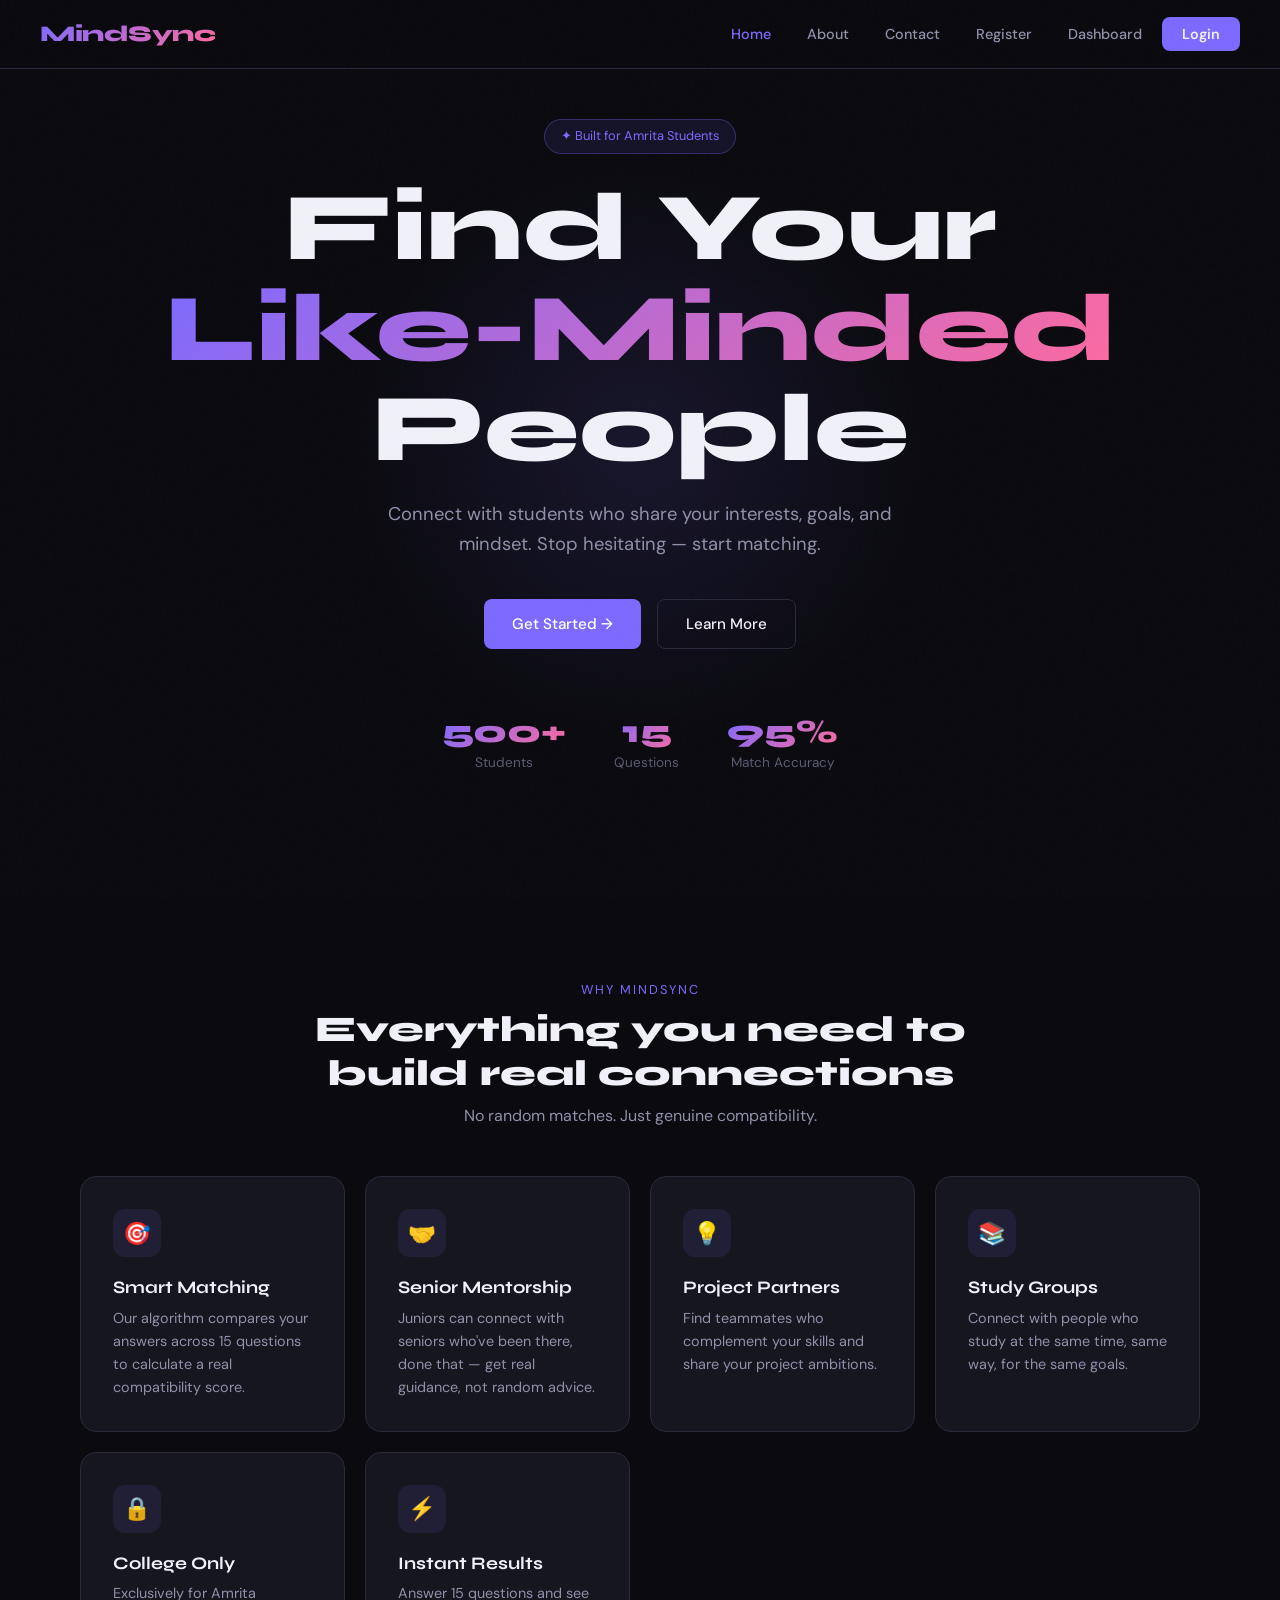
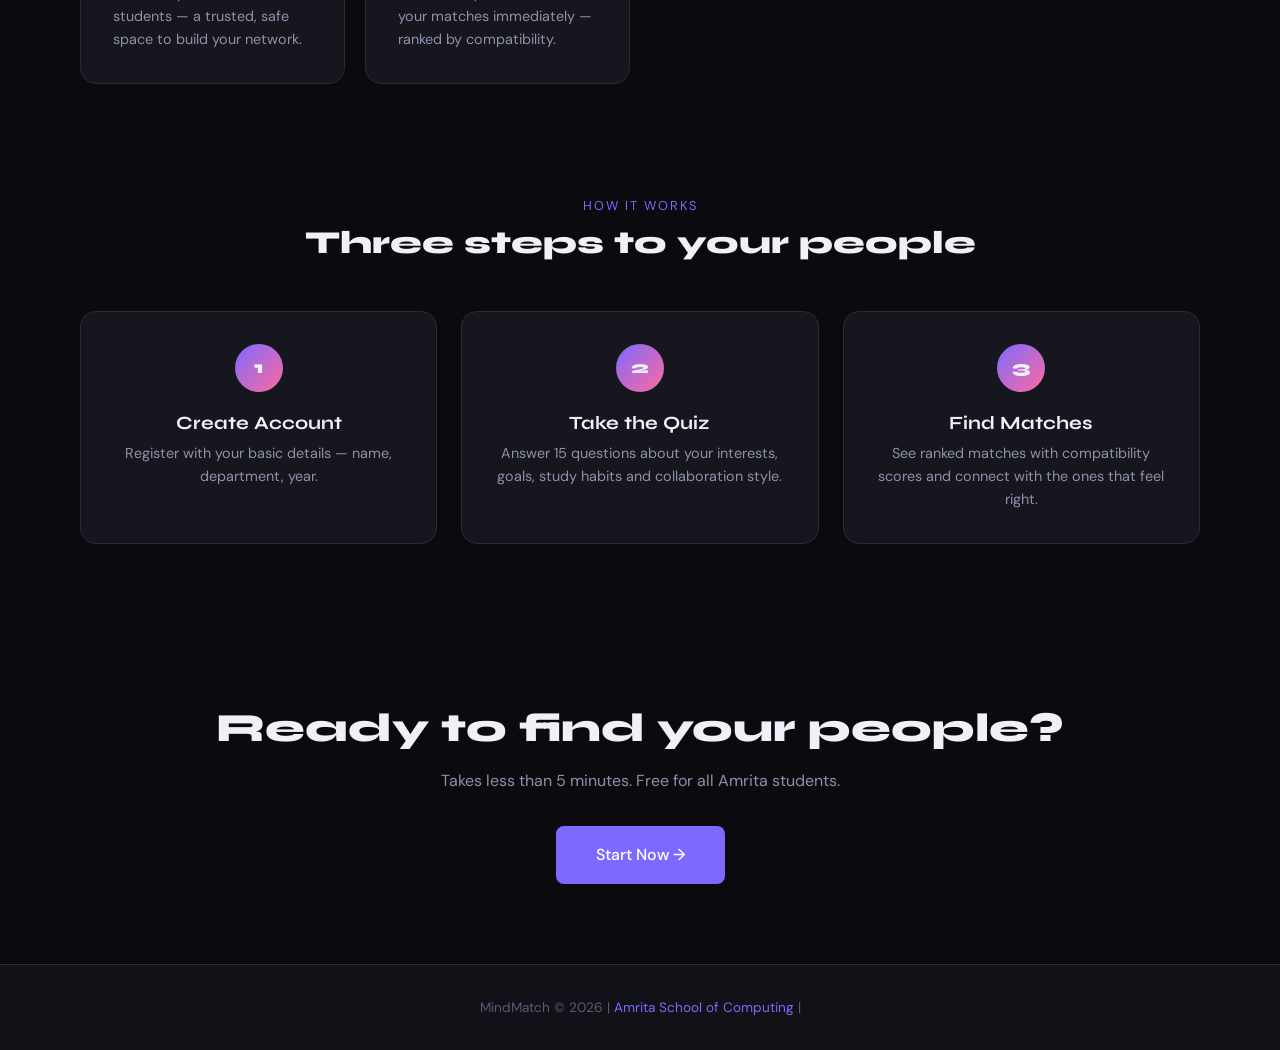
<file: index.html>
<!DOCTYPE html>
<html lang="en">
<head>
  <meta charset="UTF-8">
  <meta name="viewport" content="width=device-width, initial-scale=1.0">
  <title>MindSync — Find Your People</title>
  <link rel="stylesheet" href="Style.css">
</head>
<body>

  <!-- NAVBAR -->
  <nav class="navbar">
    <div class="logo">MindSync</div>
    <ul class="nav-links">
      <li><a href="index.html" class="active">Home</a></li>
      <li><a href="AboutPage.html">About</a></li>
      <li><a href="ContactPage.html">Contact</a></li>
      <li><a href="ResgisterPage.html">Register</a></li>
      <li><a href="Dashboard.html">Dashboard</a></li>
      <li><a href="LoginPage.html" class="nav-btn">Login</a></li>
    </ul>
  </nav>

  <!-- HERO -->
  <section class="hero">
    <div class="hero-tag">✦ Built for Amrita Students</div>
    <h1>Find Your<br><span class="gradient-text">Like-Minded</span><br>People</h1>
    <p>Connect with students who share your interests, goals, and mindset. Stop hesitating — start matching.</p>
    <div class="hero-btns">
      <a href="ResgisterPage.html" class="btn btn-primary">Get Started →</a>
      <a href="AboutPage.html" class="btn btn-secondary">Learn More</a>
    </div>
    <div class="hero-stats">
      <div class="stat"><h3>500+</h3><p>Students</p></div>
      <div class="stat"><h3>15</h3><p>Questions</p></div>
      <div class="stat"><h3>95%</h3><p>Match Accuracy</p></div>
    </div>
  </section>

  <!-- FEATURES -->
  <section class="features-section">
    <p style="text-align:center; color:var(--accent); font-size:0.8rem; letter-spacing:2px; text-transform:uppercase; margin-bottom:0.5rem;">WHY MINDSync</p>
    <h2 style="text-align:center; font-size:2.25rem; font-weight:800; margin-bottom:0.5rem;">Everything you need to<br>build real connections</h2>
    <p style="text-align:center; color:var(--text2); margin-bottom:3rem;">No random matches. Just genuine compatibility.</p>

    <div class="features-grid">
      <div class="feature-card">
        <div class="feature-icon">🎯</div>
        <h3>Smart Matching</h3>
        <p>Our algorithm compares your answers across 15 questions to calculate a real compatibility score.</p>
      </div>
      <div class="feature-card">
        <div class="feature-icon">🤝</div>
        <h3>Senior Mentorship</h3>
        <p>Juniors can connect with seniors who've been there, done that — get real guidance, not random advice.</p>
      </div>
      <div class="feature-card">
        <div class="feature-icon">💡</div>
        <h3>Project Partners</h3>
        <p>Find teammates who complement your skills and share your project ambitions.</p>
      </div>
      <div class="feature-card">
        <div class="feature-icon">📚</div>
        <h3>Study Groups</h3>
        <p>Connect with people who study at the same time, same way, for the same goals.</p>
      </div>
      <div class="feature-card">
        <div class="feature-icon">🔒</div>
        <h3>College Only</h3>
        <p>Exclusively for Amrita students — a trusted, safe space to build your network.</p>
      </div>
      <div class="feature-card">
        <div class="feature-icon">⚡</div>
        <h3>Instant Results</h3>
        <p>Answer 15 questions and see your matches immediately — ranked by compatibility.</p>
      </div>
    </div>
  </section>

  <!-- HOW IT WORKS -->
  <section class="features-section" style="padding-top:2rem;">
    <p style="text-align:center; color:var(--accent); font-size:0.8rem; letter-spacing:2px; text-transform:uppercase; margin-bottom:0.5rem;">HOW IT WORKS</p>
    <h2 style="text-align:center; font-size:2rem; font-weight:800; margin-bottom:3rem;">Three steps to your people</h2>

    <div class="steps-grid">
      <div class="step-card">
        <div class="step-number">1</div>
        <h3>Create Account</h3>
        <p>Register with your basic details — name, department, year.</p>
      </div>
      <div class="step-card">
        <div class="step-number">2</div>
        <h3>Take the Quiz</h3>
        <p>Answer 15 questions about your interests, goals, study habits and collaboration style.</p>
      </div>
      <div class="step-card">
        <div class="step-number">3</div>
        <h3>Find Matches</h3>
        <p>See ranked matches with compatibility scores and connect with the ones that feel right.</p>
      </div>
    </div>
  </section>

  <!-- CTA -->
  <section style="text-align:center; padding:5rem 2rem;">
    <h2 style="font-size:2.5rem; font-weight:800; margin-bottom:1rem;">Ready to find your people?</h2>
    <p style="color:var(--text2); margin-bottom:2rem;">Takes less than 5 minutes. Free for all Amrita students.</p>
    <a href="ResgisterPage.html" class="btn btn-primary" style="font-size:1rem; padding:1rem 2.5rem;">Start Now →</a>
  </section>

  <!-- FOOTER -->
  <footer>
    <p>MindMatch © 2026 | <span>Amrita School of Computing</span> | </p>
  </footer>

</body>
</html>
</file>
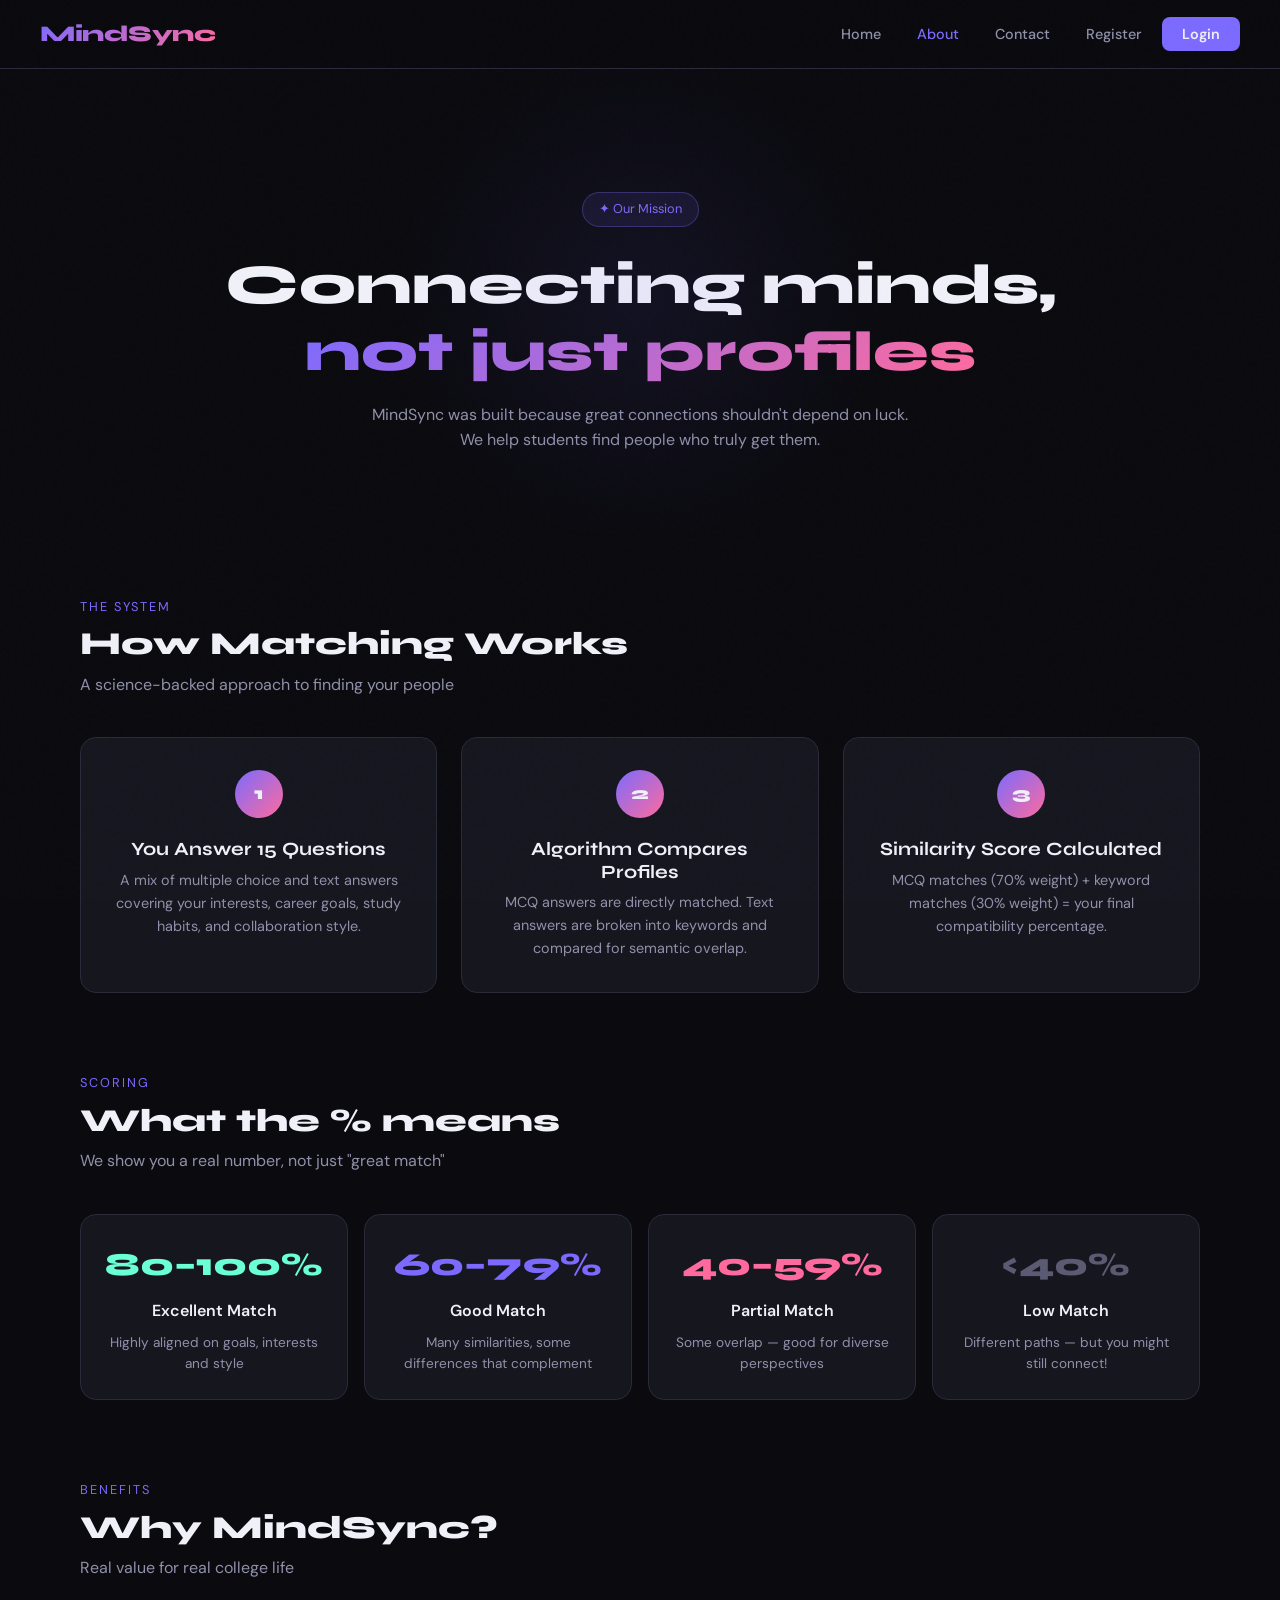
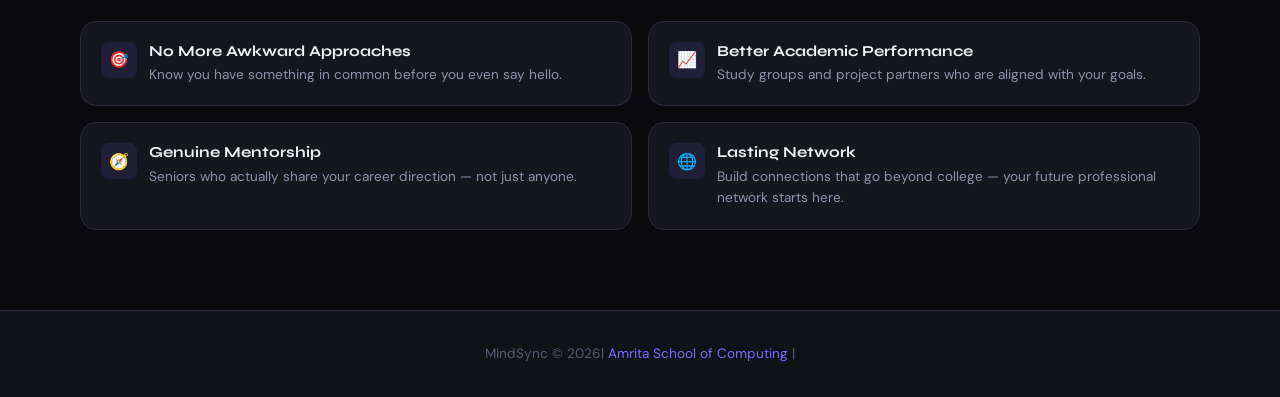
<file: AboutPage.html>
<!DOCTYPE html>
<html lang="en">
<head>
  <meta charset="UTF-8">
  <meta name="viewport" content="width=device-width, initial-scale=1.0">
  <title>About — MindSync</title>
  <link rel="stylesheet" href="Style.css">
</head>
<body>

  <nav class="navbar">
    <div class="logo">MindSync</div>
    <ul class="nav-links">
      <li><a href="index.html">Home</a></li>
      <li><a href="AboutPage.html" class="active">About</a></li>
      <li><a href="ContactPage.html">Contact</a></li>
      <li><a href="ResgisterPage.html">Register</a></li>
      <li><a href="LoginPage.html" class="nav-btn">Login</a></li>
    </ul>
  </nav>

  <div class="page-wrapper">

    <!-- ABOUT HERO -->
    <div class="about-hero">
      <div class="hero-tag" style="display:inline-flex; margin-bottom:1.5rem;">✦ Our Mission</div>
      <h1>Connecting minds,<br><span style="background:linear-gradient(135deg,var(--accent),var(--accent2));-webkit-background-clip:text;-webkit-text-fill-color:transparent;background-clip:text;">not just profiles</span></h1>
      <p style="margin-top:1rem;">MindSync was built because great connections shouldn't depend on luck. We help students find people who truly get them.</p>
    </div>

    <!-- HOW MATCHING WORKS -->
    <section class="section">
      <p style="color:var(--accent); font-size:0.8rem; letter-spacing:2px; text-transform:uppercase; margin-bottom:0.5rem;">THE SYSTEM</p>
      <h2 class="section-title">How Matching Works</h2>
      <p class="section-sub">A science-backed approach to finding your people</p>

      <div class="steps-grid">
        <div class="step-card">
          <div class="step-number">1</div>
          <h3>You Answer 15 Questions</h3>
          <p>A mix of multiple choice and text answers covering your interests, career goals, study habits, and collaboration style.</p>
        </div>
        <div class="step-card">
          <div class="step-number">2</div>
          <h3>Algorithm Compares Profiles</h3>
          <p>MCQ answers are directly matched. Text answers are broken into keywords and compared for semantic overlap.</p>
        </div>
        <div class="step-card">
          <div class="step-number">3</div>
          <h3>Similarity Score Calculated</h3>
          <p>MCQ matches (70% weight) + keyword matches (30% weight) = your final compatibility percentage.</p>
        </div>
      </div>
    </section>

    <!-- SCORING BREAKDOWN -->
    <section class="section" style="padding-top:0;">
      <p style="color:var(--accent); font-size:0.8rem; letter-spacing:2px; text-transform:uppercase; margin-bottom:0.5rem;">SCORING</p>
      <h2 class="section-title">What the % means</h2>
      <p class="section-sub">We show you a real number, not just "great match"</p>

      <div style="display:grid; grid-template-columns:repeat(auto-fit,minmax(200px,1fr)); gap:1rem;">
        <div class="card" style="text-align:center;">
          <div style="font-size:2rem; font-weight:800; color:var(--accent3); font-family:'Syne',sans-serif;">80–100%</div>
          <p style="font-weight:600; margin:0.5rem 0;">Excellent Match</p>
          <p style="font-size:0.85rem; color:var(--text2);">Highly aligned on goals, interests and style</p>
        </div>
        <div class="card" style="text-align:center;">
          <div style="font-size:2rem; font-weight:800; color:var(--accent); font-family:'Syne',sans-serif;">60–79%</div>
          <p style="font-weight:600; margin:0.5rem 0;">Good Match</p>
          <p style="font-size:0.85rem; color:var(--text2);">Many similarities, some differences that complement</p>
        </div>
        <div class="card" style="text-align:center;">
          <div style="font-size:2rem; font-weight:800; color:var(--accent2); font-family:'Syne',sans-serif;">40–59%</div>
          <p style="font-weight:600; margin:0.5rem 0;">Partial Match</p>
          <p style="font-size:0.85rem; color:var(--text2);">Some overlap — good for diverse perspectives</p>
        </div>
        <div class="card" style="text-align:center;">
          <div style="font-size:2rem; font-weight:800; color:var(--text3); font-family:'Syne',sans-serif;">&lt;40%</div>
          <p style="font-weight:600; margin:0.5rem 0;">Low Match</p>
          <p style="font-size:0.85rem; color:var(--text2);">Different paths — but you might still connect!</p>
        </div>
      </div>
    </section>

    <!-- BENEFITS -->
    <section class="section" style="padding-top:0;">
      <p style="color:var(--accent); font-size:0.8rem; letter-spacing:2px; text-transform:uppercase; margin-bottom:0.5rem;">BENEFITS</p>
      <h2 class="section-title">Why MindSync?</h2>
      <p class="section-sub">Real value for real college life</p>

      <div class="benefits-list">
        <div class="benefit-item">
          <div class="benefit-icon">🎯</div>
          <div>
            <h4>No More Awkward Approaches</h4>
            <p>Know you have something in common before you even say hello.</p>
          </div>
        </div>
        <div class="benefit-item">
          <div class="benefit-icon">📈</div>
          <div>
            <h4>Better Academic Performance</h4>
            <p>Study groups and project partners who are aligned with your goals.</p>
          </div>
        </div>
        <div class="benefit-item">
          <div class="benefit-icon">🧭</div>
          <div>
            <h4>Genuine Mentorship</h4>
            <p>Seniors who actually share your career direction — not just anyone.</p>
          </div>
        </div>
        <div class="benefit-item">
          <div class="benefit-icon">🌐</div>
          <div>
            <h4>Lasting Network</h4>
            <p>Build connections that go beyond college — your future professional network starts here.</p>
          </div>
        </div>
      </div>
    </section>

  </div>

  <footer>
    <p>MindSync © 2026| <span>Amrita School of Computing</span> |</p>
  </footer>

</body>
</html>
</file>
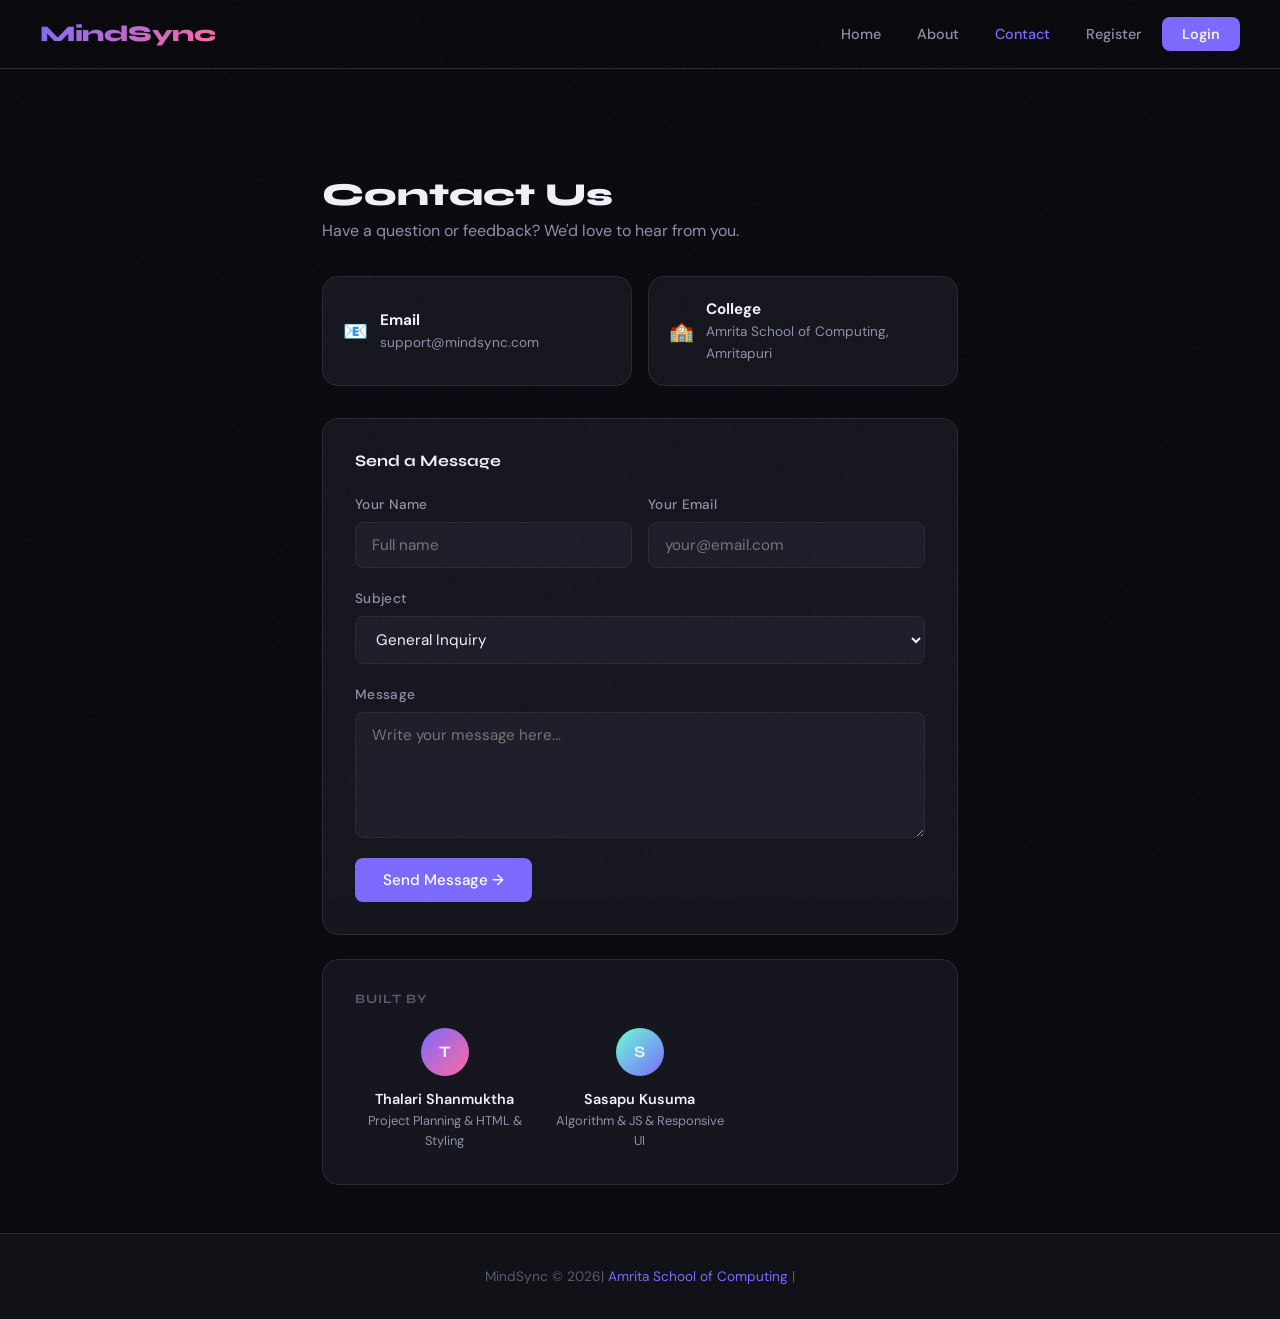
<file: ContactPage.html>
<!DOCTYPE html>
<html lang="en">
<head>
  <meta charset="UTF-8">
  <meta name="viewport" content="width=device-width, initial-scale=1.0">
  <title>Contact — MindSync</title>
  <link rel="stylesheet" href="Style.css">
</head>
<body>

  <nav class="navbar">
    <div class="logo">MindSync</div>
    <ul class="nav-links">
      <li><a href="index.html">Home</a></li>
      <li><a href="AboutPage.html">About</a></li>
      <li><a href="ContactPage.html" class="active">Contact</a></li>
      <li><a href="ResgisterPage.html">Register</a></li>
      <li><a href="LoginPage.html" class="nav-btn">Login</a></li>
    </ul>
  </nav>

  <div class="page-wrapper">
    <div class="contact-wrapper">

      <div style="margin-bottom:2rem;">
        <h1 style="font-size:2rem; font-weight:800; margin-bottom:0.25rem;">Contact Us</h1>
        <p style="color:var(--text2);">Have a question or feedback? We'd love to hear from you.</p>
      </div>

      <!-- INFO CARDS -->
      <div class="contact-info-cards">
        <div class="info-card">
          <div class="info-icon">📧</div>
          <div>
            <strong>Email</strong>
            <p>support@mindsync.com</p>
          </div>
        </div>
        <div class="info-card">
          <div class="info-icon">🏫</div>
          <div>
            <strong>College</strong>
            <p>Amrita School of Computing, Amritapuri</p>
          </div>
        </div>
      </div>

      <!-- CONTACT FORM -->
      <div style="background:var(--surface); border:1px solid var(--border); border-radius:var(--radius); padding:2rem;">
        <h3 style="font-size:1rem; font-weight:700; margin-bottom:1.5rem;">Send a Message</h3>

        <div class="alert alert-success" id="successMsg">✓ Message sent! We'll get back to you soon.</div>
        <div class="alert alert-error" id="errorMsg"></div>

        <form id="contactForm">

          <div style="display:grid; grid-template-columns:1fr 1fr; gap:1rem;">
            <div class="form-group">
              <label for="contactName">Your Name</label>
              <input type="text" id="contactName" placeholder="Full name" required>
            </div>
            <div class="form-group">
              <label for="contactEmail">Your Email</label>
              <input type="email" id="contactEmail" placeholder="your@email.com" required>
            </div>
          </div>

          <div class="form-group">
            <label for="contactSubject">Subject</label>
            <select id="contactSubject">
              <option value="general">General Inquiry</option>
              <option value="bug">Report a Bug</option>
              <option value="feature">Feature Request</option>
              <option value="account">Account Issue</option>
              <option value="other">Other</option>
            </select>
          </div>

          <div class="form-group">
            <label for="contactMessage">Message</label>
            <textarea id="contactMessage" rows="5" placeholder="Write your message here..." required></textarea>
          </div>

          <button type="submit" class="btn btn-primary">Send Message →</button>

        </form>
      </div>

      <!-- TEAM INFO -->
      <div style="background:var(--surface); border:1px solid var(--border); border-radius:var(--radius); padding:2rem; margin-top:1.5rem;">
        <h3 style="font-size:0.8rem; color:var(--text3); text-transform:uppercase; letter-spacing:1px; margin-bottom:1.25rem;">Built By</h3>
        <div style="display:grid; grid-template-columns:repeat(3,1fr); gap:1rem;">
          <div style="text-align:center;">
            <div style="width:48px;height:48px;border-radius:50%;background:linear-gradient(135deg,var(--accent),var(--accent2));display:flex;align-items:center;justify-content:center;font-weight:700;margin:0 auto 0.75rem;font-family:'Syne',sans-serif;">T</div>
            <p style="font-weight:600; font-size:0.9rem;">Thalari Shanmuktha</p>
            <p style="font-size:0.8rem; color:var(--text2);">Project Planning & HTML & Styling</p>
          </div>

          <div style="text-align:center;">
            <div style="width:48px;height:48px;border-radius:50%;background:linear-gradient(135deg,var(--accent3),var(--accent));display:flex;align-items:center;justify-content:center;font-weight:700;margin:0 auto 0.75rem;font-family:'Syne',sans-serif;">S</div>
            <p style="font-weight:600; font-size:0.9rem;">Sasapu Kusuma</p>
            <p style="font-size:0.8rem; color:var(--text2);">Algorithm & JS & Responsive UI</p>
          </div>
        </div>
      </div>

    </div>
  </div>

  <footer>
    <p>MindSync © 2026| <span>Amrita School of Computing</span> |</p>
  </footer>

  <script src="ContactPage.js"></script>
</body>
</html>
</file>
<file: Style.css>
@import url('https://fonts.googleapis.com/css2?family=Syne:wght@400;600;700;800&family=DM+Sans:ital,wght@0,300;0,400;0,500;1,300&display=swap');

/* ===================== CSS VARIABLES ===================== */
:root {
  --bg: #0a0a0f;
  --bg2: #111118;
  --bg3: #1a1a24;
  --surface: #16161f;
  --surface2: #1e1e2a;
  --border: #2a2a3a;
  --accent: #7c6aff;
  --accent2: #ff6a9e;
  --accent3: #6affd4;
  --text: #f0f0f8;
  --text2: #9090aa;
  --text3: #5a5a72;
  --card-glow: rgba(124, 106, 255, 0.08);
  --radius: 16px;
  --radius-sm: 8px;
  --transition: 0.3s cubic-bezier(0.4, 0, 0.2, 1);
}

/* ===================== RESET ===================== */
*, *::before, *::after { box-sizing: border-box; margin: 0; padding: 0; }

html { scroll-behavior: smooth; }

body {
  font-family: 'DM Sans', sans-serif;
  background: var(--bg);
  color: var(--text);
  min-height: 100vh;
  line-height: 1.6;
  overflow-x: hidden;
}

h1, h2, h3, h4 {
  font-family: 'Syne', sans-serif;
  line-height: 1.2;
}

a { text-decoration: none; color: inherit; }
ul { list-style: none; }
img { max-width: 100%; }

/* ===================== SCROLLBAR ===================== */
::-webkit-scrollbar { width: 6px; }
::-webkit-scrollbar-track { background: var(--bg); }
::-webkit-scrollbar-thumb { background: var(--border); border-radius: 3px; }

/* ===================== NAVBAR ===================== */
.navbar {
  position: fixed;
  top: 0; left: 0; right: 0;
  z-index: 1000;
  display: flex;
  align-items: center;
  justify-content: space-between;
  padding: 1rem 2.5rem;
  background: rgba(10, 10, 15, 0.85);
  backdrop-filter: blur(20px);
  border-bottom: 1px solid var(--border);
}

.logo {
  font-family: 'Syne', sans-serif;
  font-size: 1.4rem;
  font-weight: 800;
  background: linear-gradient(135deg, var(--accent), var(--accent2));
  -webkit-background-clip: text;
  -webkit-text-fill-color: transparent;
  background-clip: text;
  letter-spacing: -0.5px;
}

.nav-links {
  display: flex;
  align-items: center;
  gap: 0.25rem;
}

.nav-links a {
  padding: 0.5rem 1rem;
  border-radius: var(--radius-sm);
  font-size: 0.9rem;
  font-weight: 500;
  color: var(--text2);
  transition: var(--transition);
}

.nav-links a:hover { color: var(--text); background: var(--surface); }
.nav-links a.active { color: var(--accent); }

.nav-btn {
  padding: 0.5rem 1.25rem !important;
  background: var(--accent) !important;
  color: var(--text) !important;
  border-radius: var(--radius-sm) !important;
  font-weight: 600 !important;
}

.nav-btn:hover { opacity: 0.85; background: var(--accent) !important; }

/* ===================== BUTTONS ===================== */
.btn {
  display: inline-flex;
  align-items: center;
  gap: 0.5rem;
  padding: 0.75rem 1.75rem;
  border-radius: var(--radius-sm);
  font-family: 'DM Sans', sans-serif;
  font-size: 0.95rem;
  font-weight: 500;
  cursor: pointer;
  border: none;
  transition: var(--transition);
}

.btn-primary {
  background: var(--accent);
  color: white;
}
.btn-primary:hover { opacity: 0.85; transform: translateY(-1px); }

.btn-secondary {
  background: transparent;
  color: var(--text);
  border: 1px solid var(--border);
}
.btn-secondary:hover { border-color: var(--accent); color: var(--accent); }

.btn-outline {
  background: transparent;
  color: var(--accent);
  border: 1px solid var(--accent);
}
.btn-outline:hover { background: var(--accent); color: white; }

.btn-danger {
  background: transparent;
  color: #ff6b6b;
  border: 1px solid #ff6b6b;
}
.btn-danger:hover { background: #ff6b6b; color: white; }

/* ===================== FORMS ===================== */
.form-group {
  display: flex;
  flex-direction: column;
  gap: 0.4rem;
  margin-bottom: 1.25rem;
}

label {
  font-size: 0.85rem;
  font-weight: 500;
  color: var(--text2);
  letter-spacing: 0.3px;
}

input[type="text"],
input[type="email"],
input[type="password"],
select,
textarea {
  width: 100%;
  padding: 0.75rem 1rem;
  background: var(--surface2);
  border: 1px solid var(--border);
  border-radius: var(--radius-sm);
  color: var(--text);
  font-family: 'DM Sans', sans-serif;
  font-size: 0.95rem;
  transition: var(--transition);
  outline: none;
}

input:focus, select:focus, textarea:focus {
  border-color: var(--accent);
  box-shadow: 0 0 0 3px rgba(124, 106, 255, 0.15);
}

select option { background: var(--bg2); }

textarea { resize: vertical; min-height: 100px; }

/* Radio & Checkbox options */
.options-grid {
  display: flex;
  flex-wrap: wrap;
  gap: 0.6rem;
}

.option-chip {
  display: flex;
  align-items: center;
  gap: 0.4rem;
}

.option-chip input[type="radio"],
.option-chip input[type="checkbox"] {
  display: none;
}

.option-chip label {
  padding: 0.45rem 1rem;
  background: var(--surface2);
  border: 1px solid var(--border);
  border-radius: 50px;
  font-size: 0.85rem;
  color: var(--text2);
  cursor: pointer;
  transition: var(--transition);
  user-select: none;
  width: auto;
}

.option-chip input[type="radio"]:checked + label,
.option-chip input[type="checkbox"]:checked + label {
  background: rgba(124, 106, 255, 0.15);
  border-color: var(--accent);
  color: var(--accent);
}

.option-chip label:hover {
  border-color: var(--accent);
  color: var(--text);
}

/* ===================== CARDS ===================== */
.card {
  background: var(--surface);
  border: 1px solid var(--border);
  border-radius: var(--radius);
  padding: 1.5rem;
  transition: var(--transition);
}

.card:hover {
  border-color: var(--accent);
  box-shadow: 0 0 24px var(--card-glow);
  transform: translateY(-2px);
}

/* ===================== SECTION ===================== */
.section {
  padding: 5rem 2.5rem;
  max-width: 1200px;
  margin: 0 auto;
}

.section-title {
  font-size: 2rem;
  font-weight: 800;
  margin-bottom: 0.5rem;
}

.section-sub {
  color: var(--text2);
  margin-bottom: 2.5rem;
}

/* ===================== GRID ===================== */
.grid-3 { display: grid; grid-template-columns: repeat(3, 1fr); gap: 1.25rem; }
.grid-2 { display: grid; grid-template-columns: repeat(2, 1fr); gap: 1.25rem; }
.grid-4 { display: grid; grid-template-columns: repeat(4, 1fr); gap: 1.25rem; }

/* ===================== BADGE ===================== */
.badge {
  display: inline-block;
  padding: 0.2rem 0.75rem;
  border-radius: 50px;
  font-size: 0.75rem;
  font-weight: 600;
}

.badge-purple { background: rgba(124,106,255,0.15); color: var(--accent); }
.badge-pink { background: rgba(255,106,158,0.15); color: var(--accent2); }
.badge-green { background: rgba(106,255,212,0.15); color: var(--accent3); }

/* ===================== PROGRESS BAR ===================== */
.progress-bar {
  width: 100%;
  height: 4px;
  background: var(--surface2);
  border-radius: 2px;
  overflow: hidden;
  margin-bottom: 0.5rem;
}

.progress-fill {
  height: 100%;
  background: linear-gradient(90deg, var(--accent), var(--accent2));
  border-radius: 2px;
  transition: width 0.4s ease;
}

/* ===================== ALERTS ===================== */
.alert {
  padding: 0.75rem 1rem;
  border-radius: var(--radius-sm);
  font-size: 0.9rem;
  margin-bottom: 1rem;
  display: none;
}

.alert-error { background: rgba(255,107,107,0.1); border: 1px solid rgba(255,107,107,0.3); color: #ff6b6b; }
.alert-success { background: rgba(106,255,212,0.1); border: 1px solid rgba(106,255,212,0.3); color: var(--accent3); }

/* ===================== PAGE WRAPPER ===================== */
.page-wrapper {
  padding-top: 80px;
  min-height: 100vh;
}

/* ===================== FOOTER ===================== */
footer {
  background: var(--bg2);
  border-top: 1px solid var(--border);
  padding: 2rem 2.5rem;
  text-align: center;
  color: var(--text3);
  font-size: 0.85rem;
}

footer span { color: var(--accent); }

/* ===================== NOISE OVERLAY ===================== */
body::before {
  content: '';
  position: fixed;
  inset: 0;
  background-image: url("data:image/svg+xml,%3Csvg viewBox='0 0 256 256' xmlns='http://www.w3.org/2000/svg'%3E%3Cfilter id='noise'%3E%3CfeTurbulence type='fractalNoise' baseFrequency='0.9' numOctaves='4' stitchTiles='stitch'/%3E%3C/filter%3E%3Crect width='100%25' height='100%25' filter='url(%23noise)' opacity='0.04'/%3E%3C/svg%3E");
  pointer-events: none;
  z-index: 9999;
  opacity: 0.4;
}

/* ===================== HOME PAGE ===================== */
.hero {
  min-height: 100vh;
  display: flex;
  flex-direction: column;
  align-items: center;
  justify-content: center;
  text-align: center;
  padding: 6rem 2rem 4rem;
  position: relative;
  overflow: hidden;
}

.hero::before {
  content: '';
  position: absolute;
  width: 600px; height: 600px;
  background: radial-gradient(circle, rgba(124,106,255,0.12) 0%, transparent 70%);
  top: 50%; left: 50%;
  transform: translate(-50%, -50%);
  pointer-events: none;
}

.hero-tag {
  display: inline-flex;
  align-items: center;
  gap: 0.5rem;
  padding: 0.4rem 1rem;
  background: rgba(124,106,255,0.1);
  border: 1px solid rgba(124,106,255,0.3);
  border-radius: 50px;
  font-size: 0.8rem;
  color: var(--accent);
  margin-bottom: 1.5rem;
  animation: fadeInDown 0.6s ease;
}

.hero h1 {
  font-size: clamp(3rem, 8vw, 6rem);
  font-weight: 800;
  line-height: 1.05;
  margin-bottom: 1.25rem;
  animation: fadeInUp 0.7s ease 0.1s both;
}

.hero h1 .gradient-text {
  background: linear-gradient(135deg, var(--accent), var(--accent2));
  -webkit-background-clip: text;
  -webkit-text-fill-color: transparent;
  background-clip: text;
}

.hero p {
  font-size: 1.15rem;
  color: var(--text2);
  max-width: 520px;
  margin: 0 auto 2.5rem;
  animation: fadeInUp 0.7s ease 0.2s both;
}

.hero-btns {
  display: flex;
  gap: 1rem;
  justify-content: center;
  animation: fadeInUp 0.7s ease 0.3s both;
}

.hero-stats {
  display: flex;
  gap: 3rem;
  margin-top: 4rem;
  animation: fadeInUp 0.7s ease 0.4s both;
}

.stat h3 {
  font-size: 2rem;
  font-weight: 800;
  background: linear-gradient(135deg, var(--accent), var(--accent2));
  -webkit-background-clip: text;
  -webkit-text-fill-color: transparent;
  background-clip: text;
}

.stat p { font-size: 0.85rem; color: var(--text3); }

.features-section {
  padding: 5rem 2.5rem;
  max-width: 1200px;
  margin: 0 auto;
}

.features-grid {
  display: grid;
  grid-template-columns: repeat(auto-fit, minmax(260px, 1fr));
  gap: 1.25rem;
}

.feature-card {
  background: var(--surface);
  border: 1px solid var(--border);
  border-radius: var(--radius);
  padding: 2rem;
  transition: var(--transition);
  position: relative;
  overflow: hidden;
}

.feature-card::before {
  content: '';
  position: absolute;
  top: 0; left: 0; right: 0;
  height: 2px;
  background: linear-gradient(90deg, var(--accent), var(--accent2));
  opacity: 0;
  transition: var(--transition);
}

.feature-card:hover::before { opacity: 1; }
.feature-card:hover { transform: translateY(-4px); border-color: rgba(124,106,255,0.3); }

.feature-icon {
  width: 48px; height: 48px;
  background: rgba(124,106,255,0.1);
  border-radius: 12px;
  display: flex;
  align-items: center;
  justify-content: center;
  font-size: 1.4rem;
  margin-bottom: 1.25rem;
}

.feature-card h3 { font-size: 1.1rem; margin-bottom: 0.5rem; }
.feature-card p { font-size: 0.9rem; color: var(--text2); }

/* ===================== AUTH PAGES ===================== */
.auth-wrapper {
  min-height: 100vh;
  display: flex;
  align-items: center;
  justify-content: center;
  padding: 6rem 1.5rem 3rem;
}

.auth-card {
  width: 100%;
  max-width: 460px;
  background: var(--surface);
  border: 1px solid var(--border);
  border-radius: var(--radius);
  padding: 2.5rem;
}

.auth-card h1 { font-size: 1.75rem; margin-bottom: 0.25rem; }
.auth-card .sub { color: var(--text2); font-size: 0.9rem; margin-bottom: 2rem; }

.auth-footer { text-align: center; margin-top: 1.5rem; font-size: 0.9rem; color: var(--text2); }
.auth-footer a { color: var(--accent); }

/* ===================== QUIZ PAGE ===================== */
.quiz-wrapper {
  max-width: 720px;
  margin: 0 auto;
  padding: 6rem 1.5rem 3rem;
}

.quiz-header { margin-bottom: 2rem; }
.quiz-header h1 { font-size: 1.75rem; margin-bottom: 0.25rem; }
.quiz-header p { color: var(--text2); font-size: 0.9rem; }

.progress-info {
  display: flex;
  justify-content: space-between;
  font-size: 0.8rem;
  color: var(--text3);
  margin-top: 0.4rem;
  margin-bottom: 2rem;
}

.quiz-section-title {
  font-size: 1rem;
  font-weight: 700;
  color: var(--accent);
  letter-spacing: 1px;
  text-transform: uppercase;
  font-size: 0.8rem;
  margin: 2rem 0 1.25rem;
  display: flex;
  align-items: center;
  gap: 0.5rem;
}

.question-block {
  margin-bottom: 1.75rem;
}

.question-block > label {
  font-size: 0.95rem;
  color: var(--text);
  font-weight: 500;
  margin-bottom: 0.75rem;
  display: block;
}

/* ===================== DASHBOARD ===================== */
.dashboard-wrapper {
  max-width: 1100px;
  margin: 0 auto;
  padding: 6rem 2rem 3rem;
}

.welcome-banner {
  background: linear-gradient(135deg, rgba(124,106,255,0.1), rgba(255,106,158,0.05));
  border: 1px solid rgba(124,106,255,0.2);
  border-radius: var(--radius);
  padding: 2rem 2.5rem;
  margin-bottom: 2rem;
  display: flex;
  align-items: center;
  justify-content: space-between;
}

.welcome-banner h1 { font-size: 1.75rem; }
.welcome-banner h1 span { color: var(--accent); }
.welcome-banner p { color: var(--text2); font-size: 0.9rem; margin-top: 0.25rem; }

.stats-grid {
  display: grid;
  grid-template-columns: repeat(4, 1fr);
  gap: 1rem;
  margin-bottom: 2rem;
}

.stat-card {
  background: var(--surface);
  border: 1px solid var(--border);
  border-radius: var(--radius);
  padding: 1.25rem 1.5rem;
}

.stat-card .label { font-size: 0.75rem; color: var(--text3); margin-bottom: 0.4rem; text-transform: uppercase; letter-spacing: 0.5px; }
.stat-card .value { font-size: 1.1rem; font-weight: 600; font-family: 'Syne', sans-serif; }

.quick-actions {
  display: flex;
  gap: 1rem;
  flex-wrap: wrap;
  margin-bottom: 2rem;
}

.interests-display {
  display: flex;
  flex-wrap: wrap;
  gap: 0.5rem;
  margin-top: 0.75rem;
}

/* ===================== PROFILE ===================== */
.profile-wrapper {
  max-width: 800px;
  margin: 0 auto;
  padding: 6rem 2rem 3rem;
}

.profile-header {
  display: flex;
  align-items: center;
  gap: 1.5rem;
  background: var(--surface);
  border: 1px solid var(--border);
  border-radius: var(--radius);
  padding: 2rem;
  margin-bottom: 1.5rem;
}

.profile-avatar {
  width: 80px; height: 80px;
  border-radius: 50%;
  background: linear-gradient(135deg, var(--accent), var(--accent2));
  display: flex;
  align-items: center;
  justify-content: center;
  font-size: 2rem;
  font-family: 'Syne', sans-serif;
  font-weight: 800;
  color: white;
  flex-shrink: 0;
}

.profile-info h1 { font-size: 1.5rem; }
.profile-info p { color: var(--text2); font-size: 0.9rem; }

.profile-section {
  background: var(--surface);
  border: 1px solid var(--border);
  border-radius: var(--radius);
  padding: 1.5rem 2rem;
  margin-bottom: 1rem;
}

.profile-section h3 {
  font-size: 0.8rem;
  color: var(--text3);
  text-transform: uppercase;
  letter-spacing: 1px;
  margin-bottom: 1rem;
}

.profile-row {
  display: flex;
  gap: 1rem;
  margin-bottom: 0.75rem;
}

.profile-field { flex: 1; }
.profile-field .field-label { font-size: 0.75rem; color: var(--text3); margin-bottom: 0.2rem; }
.profile-field .field-value { font-size: 0.95rem; }

/* ===================== MATCHES PAGE ===================== */
.matches-wrapper {
  max-width: 1100px;
  margin: 0 auto;
  padding: 6rem 2rem 3rem;
}

.matches-filter {
  display: flex;
  align-items: center;
  gap: 1rem;
  background: var(--surface);
  border: 1px solid var(--border);
  border-radius: var(--radius);
  padding: 1.25rem 1.5rem;
  margin-bottom: 2rem;
  flex-wrap: wrap;
}

.matches-filter label { color: var(--text2); font-size: 0.9rem; margin: 0; }

.matches-filter select {
  width: auto;
  padding: 0.4rem 0.75rem;
}

.match-cards-grid {
  display: grid;
  grid-template-columns: repeat(auto-fill, minmax(300px, 1fr));
  gap: 1.25rem;
}

.match-card {
  background: var(--surface);
  border: 1px solid var(--border);
  border-radius: var(--radius);
  padding: 1.5rem;
  transition: var(--transition);
  position: relative;
  overflow: hidden;
}

.match-card:hover {
  border-color: rgba(124,106,255,0.4);
  box-shadow: 0 0 30px rgba(124,106,255,0.08);
  transform: translateY(-3px);
}

.match-card-header {
  display: flex;
  align-items: center;
  gap: 1rem;
  margin-bottom: 1rem;
}

.match-avatar {
  width: 48px; height: 48px;
  border-radius: 50%;
  background: linear-gradient(135deg, var(--accent), var(--accent2));
  display: flex;
  align-items: center;
  justify-content: center;
  font-weight: 700;
  font-family: 'Syne', sans-serif;
  font-size: 1.1rem;
  color: white;
  flex-shrink: 0;
}

.match-name { font-weight: 600; font-size: 1rem; }
.match-meta { font-size: 0.8rem; color: var(--text2); }

.match-score-bar {
  margin: 1rem 0;
}

.score-label {
  display: flex;
  justify-content: space-between;
  font-size: 0.8rem;
  color: var(--text2);
  margin-bottom: 0.4rem;
}

.score-value { color: var(--accent); font-weight: 700; }

.score-track {
  height: 6px;
  background: var(--surface2);
  border-radius: 3px;
  overflow: hidden;
}

.score-fill {
  height: 100%;
  border-radius: 3px;
  background: linear-gradient(90deg, var(--accent), var(--accent2));
  transition: width 1s ease;
}

.match-tags {
  display: flex;
  flex-wrap: wrap;
  gap: 0.4rem;
  margin-bottom: 1rem;
}

.match-tag {
  padding: 0.2rem 0.6rem;
  background: rgba(124,106,255,0.1);
  border: 1px solid rgba(124,106,255,0.2);
  border-radius: 50px;
  font-size: 0.75rem;
  color: var(--accent);
}

.match-actions { display: flex; gap: 0.75rem; }

/* ===================== CONNECTIONS ===================== */
.connections-wrapper {
  max-width: 1000px;
  margin: 0 auto;
  padding: 6rem 2rem 3rem;
}

.conn-card {
  background: var(--surface);
  border: 1px solid var(--border);
  border-radius: var(--radius);
  padding: 1.25rem 1.5rem;
  display: flex;
  align-items: center;
  gap: 1.25rem;
  margin-bottom: 1rem;
  transition: var(--transition);
}

.conn-card:hover { border-color: var(--accent); }

.conn-info { flex: 1; }
.conn-name { font-weight: 600; }
.conn-meta { font-size: 0.85rem; color: var(--text2); }

.empty-state {
  text-align: center;
  padding: 4rem 2rem;
  color: var(--text3);
}

.empty-state h3 { font-size: 1.25rem; margin-bottom: 0.5rem; color: var(--text2); }
.empty-state p { font-size: 0.9rem; margin-bottom: 1.5rem; }

/* ===================== ABOUT PAGE ===================== */
.about-hero {
  text-align: center;
  padding: 7rem 2rem 4rem;
  position: relative;
}

.about-hero::before {
  content: '';
  position: absolute;
  width: 500px; height: 500px;
  background: radial-gradient(circle, rgba(124,106,255,0.08), transparent 70%);
  top: 50%; left: 50%; transform: translate(-50%, -50%);
}

.about-hero h1 { font-size: clamp(2rem, 5vw, 3.5rem); font-weight: 800; margin-bottom: 1rem; }
.about-hero p { color: var(--text2); max-width: 560px; margin: 0 auto; }

.steps-grid {
  display: grid;
  grid-template-columns: repeat(3, 1fr);
  gap: 1.5rem;
  position: relative;
}

.step-card {
  background: var(--surface);
  border: 1px solid var(--border);
  border-radius: var(--radius);
  padding: 2rem;
  text-align: center;
  transition: var(--transition);
}

.step-card:hover { border-color: var(--accent); transform: translateY(-3px); }

.step-number {
  width: 48px; height: 48px;
  border-radius: 50%;
  background: linear-gradient(135deg, var(--accent), var(--accent2));
  display: flex;
  align-items: center;
  justify-content: center;
  font-family: 'Syne', sans-serif;
  font-weight: 800;
  font-size: 1.1rem;
  margin: 0 auto 1.25rem;
}

.step-card h3 { margin-bottom: 0.5rem; }
.step-card p { font-size: 0.9rem; color: var(--text2); }

.benefits-list {
  display: grid;
  grid-template-columns: repeat(2, 1fr);
  gap: 1rem;
}

.benefit-item {
  display: flex;
  align-items: flex-start;
  gap: 0.75rem;
  background: var(--surface);
  border: 1px solid var(--border);
  border-radius: var(--radius);
  padding: 1.25rem;
}

.benefit-icon {
  width: 36px; height: 36px;
  background: rgba(124,106,255,0.1);
  border-radius: 8px;
  display: flex;
  align-items: center;
  justify-content: center;
  flex-shrink: 0;
}

.benefit-item h4 { font-size: 0.95rem; margin-bottom: 0.25rem; }
.benefit-item p { font-size: 0.85rem; color: var(--text2); }

/* ===================== CONTACT PAGE ===================== */
.contact-wrapper {
  max-width: 700px;
  margin: 0 auto;
  padding: 6rem 2rem 3rem;
}

.contact-info-cards {
  display: grid;
  grid-template-columns: repeat(2, 1fr);
  gap: 1rem;
  margin-bottom: 2rem;
}

.info-card {
  background: var(--surface);
  border: 1px solid var(--border);
  border-radius: var(--radius);
  padding: 1.25rem;
  display: flex;
  align-items: center;
  gap: 0.75rem;
}

.info-icon { font-size: 1.25rem; }
.info-card p { font-size: 0.85rem; color: var(--text2); }
.info-card strong { color: var(--text); display: block; font-size: 0.95rem; }

/* ===================== ANIMATIONS ===================== */
@keyframes fadeInUp {
  from { opacity: 0; transform: translateY(20px); }
  to { opacity: 1; transform: translateY(0); }
}

@keyframes fadeInDown {
  from { opacity: 0; transform: translateY(-20px); }
  to { opacity: 1; transform: translateY(0); }
}

.fade-in { animation: fadeInUp 0.6s ease both; }

/* ===================== RESPONSIVE ===================== */
@media (max-width: 768px) {
  .navbar { padding: 1rem 1.25rem; }
  .nav-links { display: none; }

  .grid-3, .grid-4, .steps-grid { grid-template-columns: 1fr; }
  .grid-2, .benefits-list, .contact-info-cards { grid-template-columns: 1fr; }
  .stats-grid { grid-template-columns: repeat(2, 1fr); }

  .hero h1 { font-size: 2.5rem; }
  .hero-stats { gap: 1.5rem; }

  .welcome-banner { flex-direction: column; align-items: flex-start; gap: 1rem; }

  .match-cards-grid { grid-template-columns: 1fr; }

  .section { padding: 3rem 1.25rem; }
  .features-section { padding: 3rem 1.25rem; }

  .profile-row { flex-direction: column; }

  .auth-card { padding: 1.75rem; }
}

@media (max-width: 480px) {
  .hero-btns { flex-direction: column; align-items: stretch; }
  .quick-actions { flex-direction: column; }
  .match-actions { flex-direction: column; }
}
</file>
